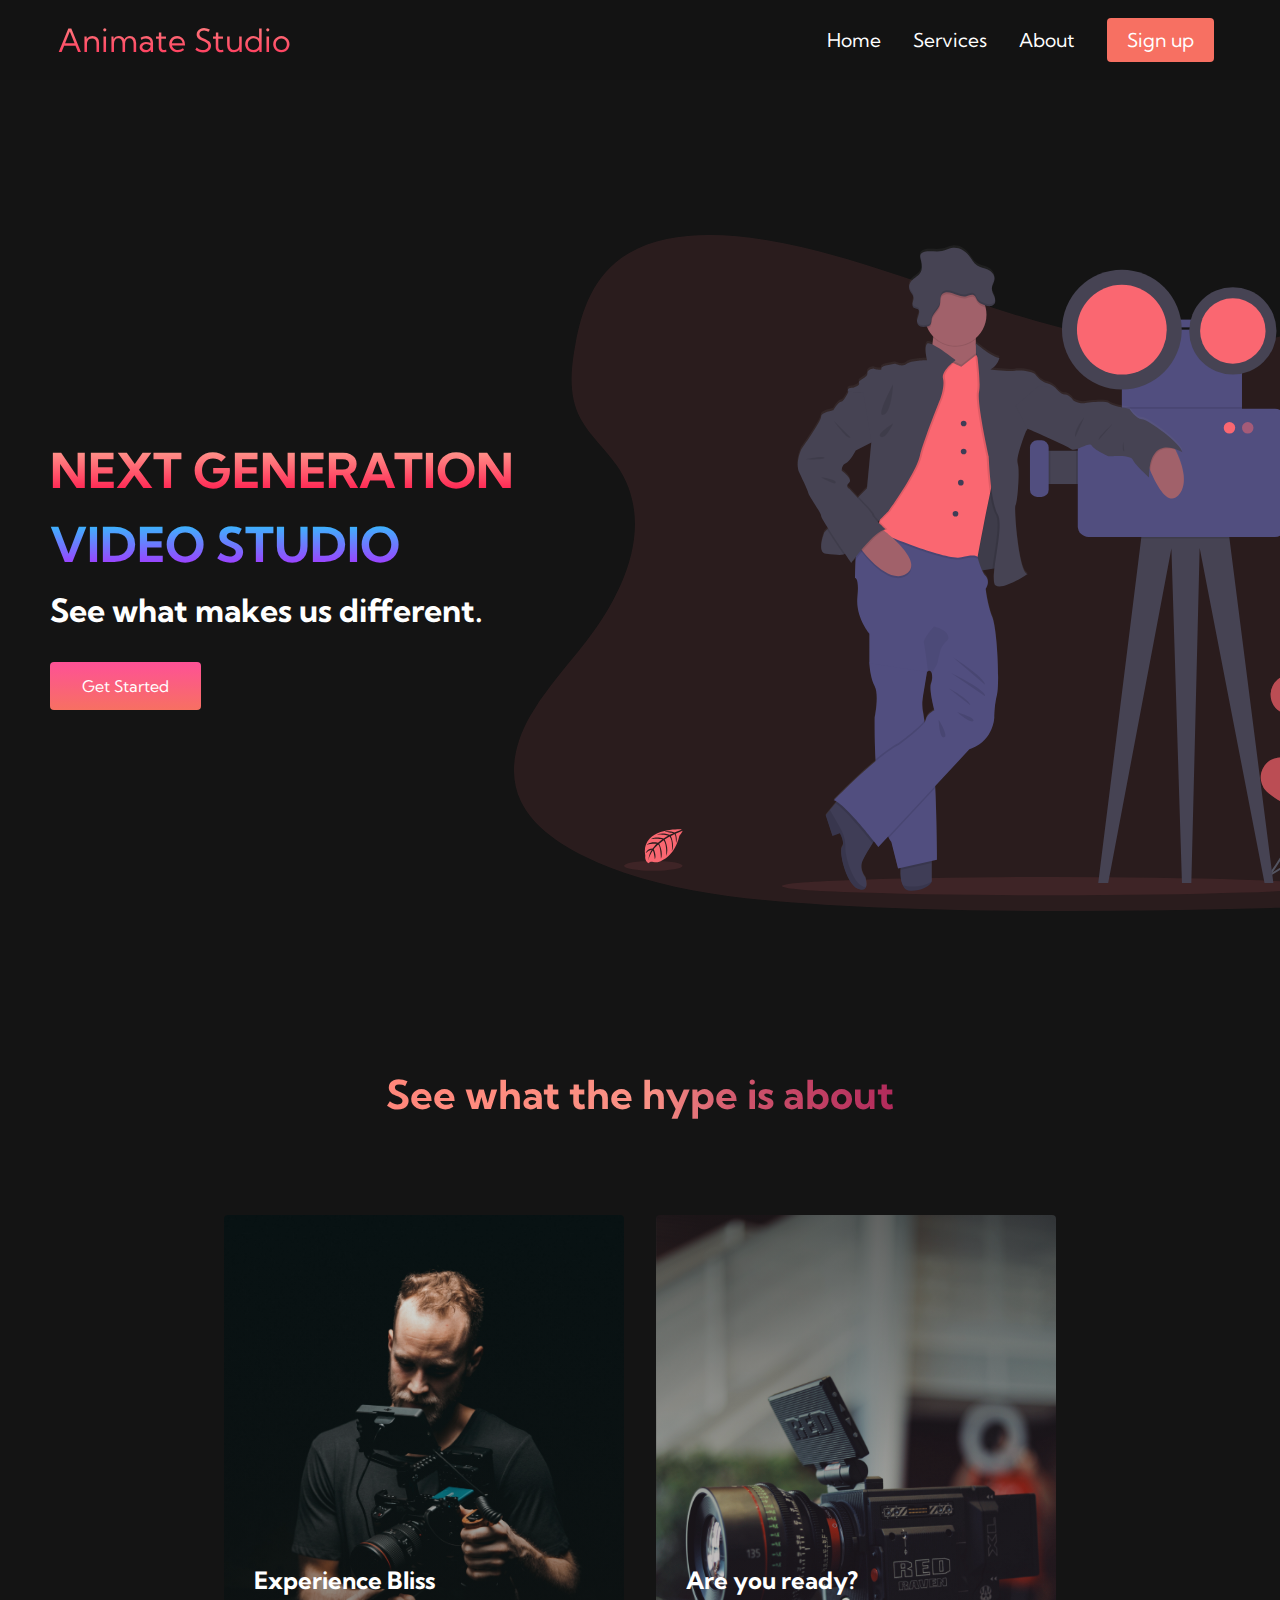
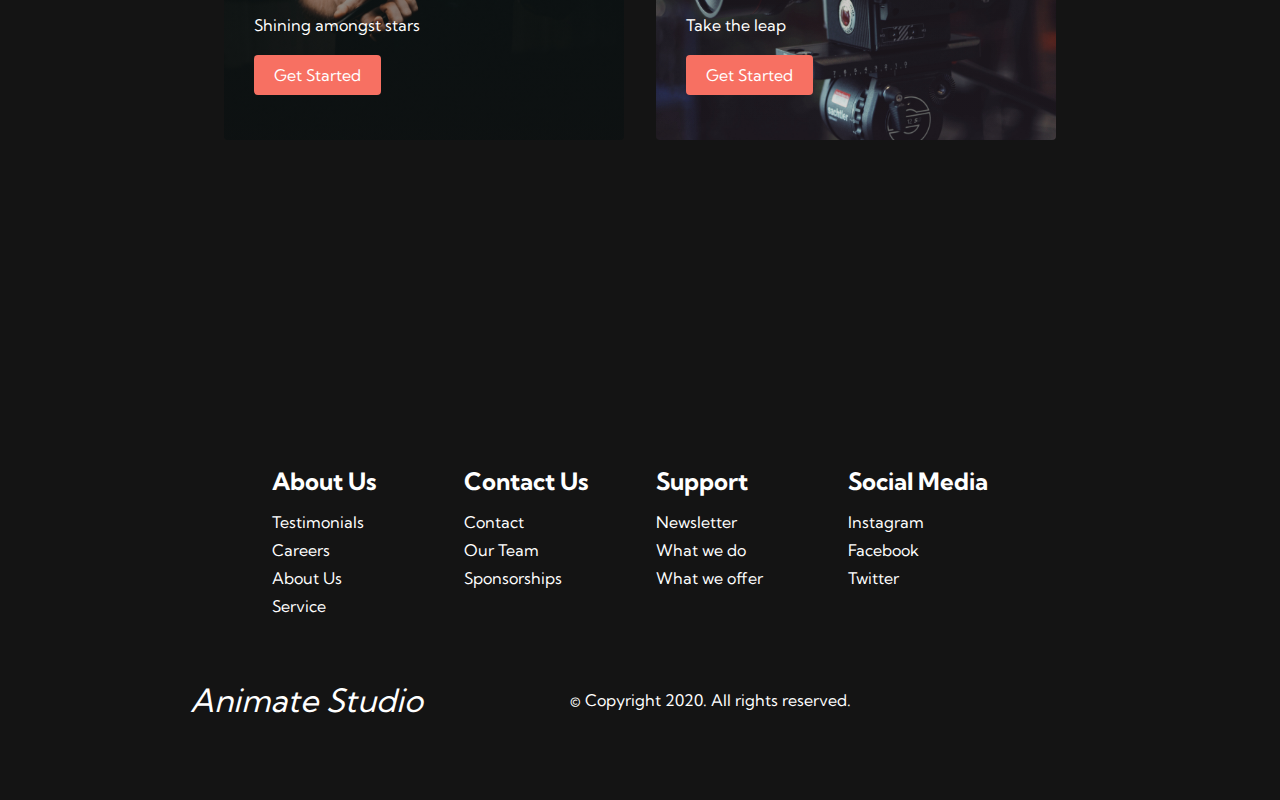
<file: index.html>
<!DOCTYPE html>
<html lang="en">
<head>
    <meta charset="UTF-8">
    <meta name="viewport" content="width=device-width, initial-scale=1.0">
    <link
      rel="stylesheet"
      href="https://use.fontawesome.com/releases/v5.15.1/css/all.css"
      integrity="sha384-vp86vTRFVJgpjF9jiIGPEEqYqlDwgyBgEF109VFjmqGmIY/Y4HV4d3Gp2irVfcrp"
      crossorigin="anonymous"
    />
    <link rel="stylesheet" href="./css/styles.css">

    <title>Animate Video | Studio</title>
</head>
<body>

    <!-- Navbar -->
    <nav class="navbar">
        <div class="navbar-container">
            <a href="/" id="navbar-logo"><i class="fas fa-gem"></i>Animate Studio</a>
            <div class="navbar-toggle" id="mobile-menu">
                <span class="bar"></span> <span class="bar"></span>
                <span class="bar"></span>
            </div>
            <ul class="navbar-menu">
                <li class="navbar-item">
                    <a href="/" class="navbar-links">Home</a>
                </li>
                <li class="navbar-item">
                    <a href="/services.html" class="navbar-links">Services</a>
                </li>
                <li class="navbar-item">
                    <a href="/about.html" class="navbar-links">About</a>
                </li>
                <li class="navbar-btn">
                    <a href="/signup.html" class="button">Sign up</a>
                </li>
            </ul>
        </div>
    </nav>

    <!-- Hero Section -->
    <div class="main">
        <div class="main-container">
            <div class="main-content">
                <h1>NEXT GENERATION</h1>
                <h2>VIDEO STUDIO</h2>
                <p>See what makes us different.</p>
                <button class="main-btn"><a href="/features.html">Get Started</a></button>
            </div>
            <div class="main-img-container">
                <img src="./images/video.svg" alt="video-img">
            </div>
        </div>
    </div>

    <!-- Services Section -->
    <div class="services">
        <h1>See what the hype is about</h1>
        <div class="services-container">
            <div class="services-card">
                <h2>Experience Bliss</h2>
                <p>Shining amongst stars</p>
                <button>Get Started</button>
            </div>
            <div class="services-card">
                <h2>Are you ready?</h2>
                <p>Take the leap</p>
                <button>Get Started</button>
            </div>
        </div>
    </div>

    <!-- Footer section -->
    <div class="footer-container">
        <div class="footer-links">
            <div class="footer-link-wrapper">
                <div class="footer-link-items">
                    <h2>About Us</h2>
                    <a href="/testimonial.html">Testimonials</a>
                    <a href="/docs.html">Careers</a>
                    <a href="/about.html">About Us</a>
                    <a href="/services.html">Service</a>
                </div>
                <div class="footer-link-items">
                    <h2>Contact Us</h2>
                    <a href="/contact.html">Contact</a>
                    <a href="/team.html">Our Team</a>
                    <a href="/coffee.html">Sponsorships</a>
                </div>
            </div>
            <div class="footer-link-wrapper">
                <div class="footer-link-items">
                    <h2>Support</h2>
                    <a href="/newsletter.html">Newsletter</a>
                    <a href="/whatwedo.html">What we do</a>
                    <a href="/offer.html">What we offer</a>
                </div>
                <div class="footer-link-items">
                    <h2>Social Media</h2>
                    <a href="https://www.instagram.com/animatestudios2/" target="_blank">Instagram</a>
                    <a href="https://www.facebook.com/animate.stu" target="_blank">Facebook</a>
                    <a href="https://twitter.com/studios_animate" target="_blank">Twitter</a>
                </div>
            </div>
        </div>
        <div class="social-media">
            <div class="social-media-wrap">
                <div class="footer-logo">
                    <a href="/" id="footer-logo"><i class="fas fa-gem">Animate Studio</i></a>
                </div>
                <p class="website-rights">&copy; Copyright 2020. All rights reserved.</p>
                <div class="social-icons">
                    <a href="https://www.facebook.com/animate.stu" class="social-icon-link" target="_blank">
                    <i class="fab fa-facebook"></i></a>
                    <a href="https://www.instagram.com/animatestudios2/" class="social-icon-link" target="_blank">
                    <i class="fab fa-instagram"></i></a>
                    <a href="https://twitter.com/studios_animate" class="social-icon-link" target="_blank">
                    <i class="fab fa-twitter"></i></a>
                </div>
            </div>
        </div>
    </div>
    <script src="app.js"></script>
</body>
</html>
</file>
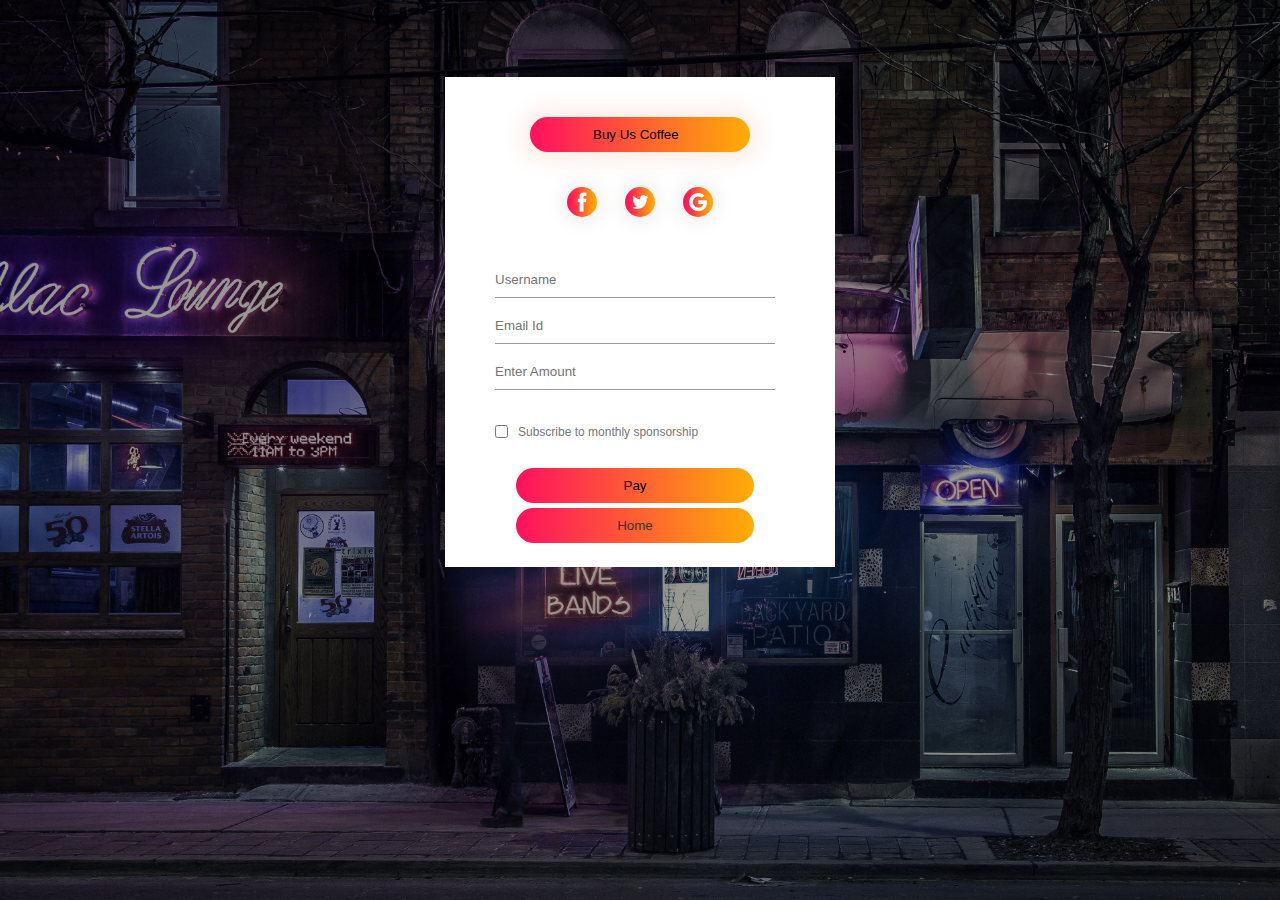
<file: coffee.html>
<!DOCTYPE html>
<html lang="en">
<head>
    <meta charset="UTF-8">
    <meta name="viewport" content="width=device-width, initial-scale=1.0">
    <link
      rel="stylesheet"
      href="https://use.fontawesome.com/releases/v5.15.1/css/all.css"
      integrity="sha384-vp86vTRFVJgpjF9jiIGPEEqYqlDwgyBgEF109VFjmqGmIY/Y4HV4d3Gp2irVfcrp"
      crossorigin="anonymous"
    />
    <link rel="stylesheet" href="./css/coffee.css">

    <title>Animate Video | Studio</title>
</head>
<body>
    <div class="showcase">
        <div class="form-box">
            <div class="button-box">
                <div id="btn"></div>
                <button type="button" class="toggle-btn">Buy Us Coffee</button>
            </div>
            <div class="social-icons">
                <img src="./images/fb.png" alt="facebook-icon">
                <img src="./images/tw.png" alt="twitter-icon">
                <img src="./images/gp.png" alt="google-icon">
            </div>
           
            <form id="register" class="input-group">
                <input type="text" class="input-field" placeholder="Username" required>
                <input type="email" class="input-field" placeholder="Email Id" required>
                <input type="number" class="input-field" placeholder="Enter Amount" required>
                <input type="checkbox" class="check-box"> <span>Subscribe to monthly sponsorship</span>
                <button type="submit" class="submit-btn">Pay</button>
                <button type="submit" class="home-btn"><a href="/">Home</a></button>
            </form>
        </div>
    </div>
  
</body>
</html>
</file>
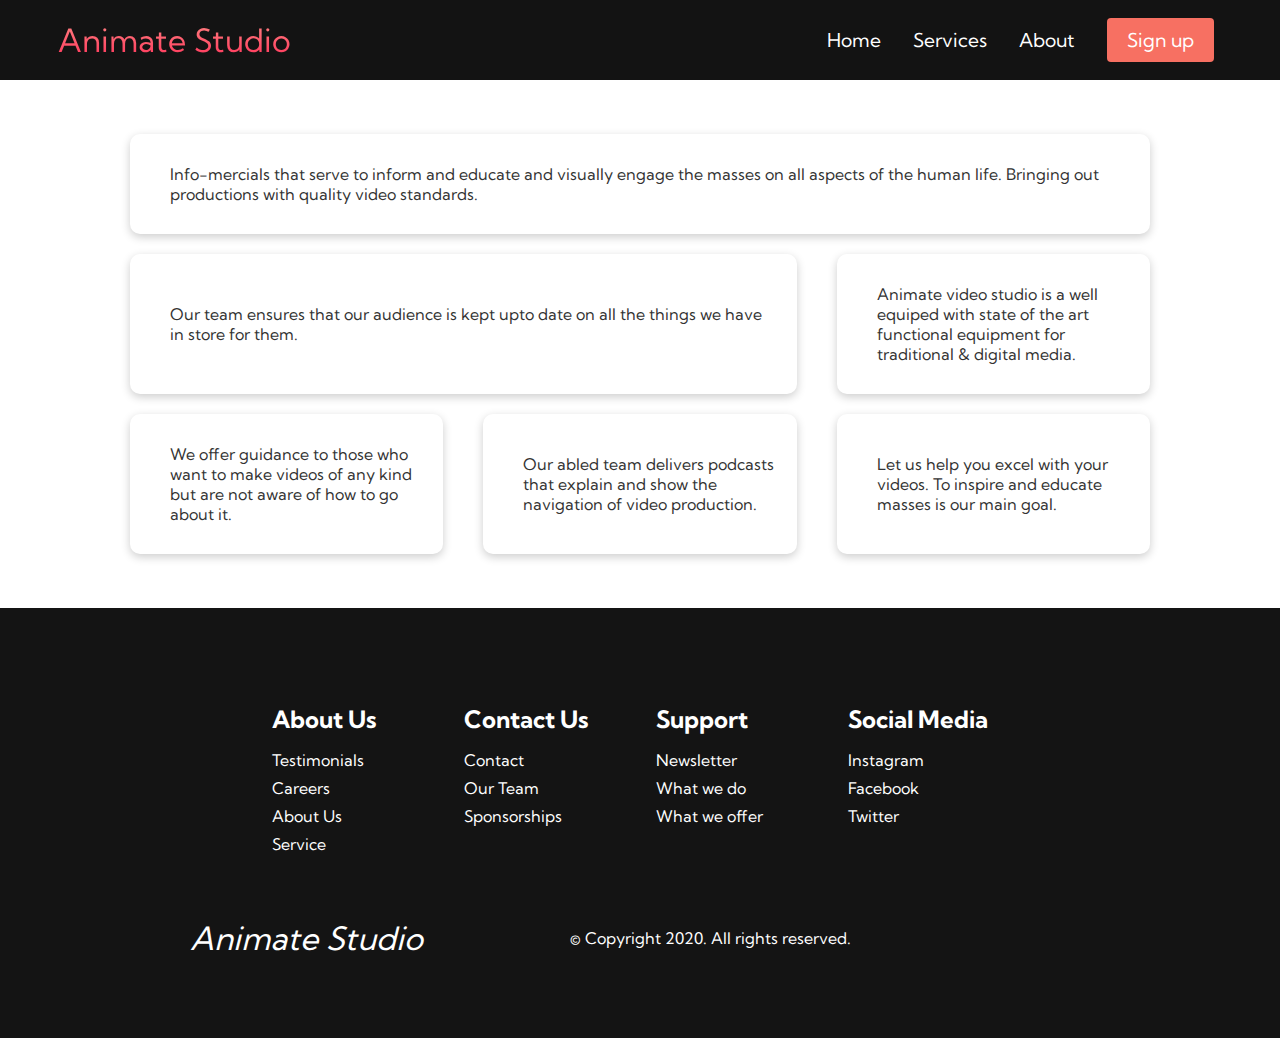
<file: docs.html>
<!DOCTYPE html>
<html lang="en">
<head>
    <meta charset="UTF-8">
    <meta name="viewport" content="width=device-width, initial-scale=1.0">
    <link
      rel="stylesheet"
      href="https://use.fontawesome.com/releases/v5.15.1/css/all.css"
      integrity="sha384-vp86vTRFVJgpjF9jiIGPEEqYqlDwgyBgEF109VFjmqGmIY/Y4HV4d3Gp2irVfcrp"
      crossorigin="anonymous"
    />
    <link rel="stylesheet" href="./css/styles.css">
    <link rel="stylesheet" href="./css/docs.css">

    <title>Animate Video | Studio</title>
</head>
<body>

    <!-- Navbar -->
    <nav class="navbar">
        <div class="navbar-container">
            <a href="/" id="navbar-logo"><i class="fas fa-gem"></i>Animate Studio</a>
            <div class="navbar-toggle" id="mobile-menu">
                <span class="bar"></span> <span class="bar"></span>
                <span class="bar"></span>
            </div>
            <ul class="navbar-menu">
                <li class="navbar-item">
                    <a href="/" class="navbar-links">Home</a>
                </li>
                <li class="navbar-item">
                    <a href="/services.html" class="navbar-links">Services</a>
                </li>
                <li class="navbar-item">
                    <a href="/about.html" class="navbar-links">About</a>
                </li>
                <li class="navbar-btn">
                    <a href="/signup.html" class="button">Sign up</a>
                </li>
            </ul>
        </div>
    </nav>

    <!-- Features main -->
    <section class="features-main my-2">
        <div class="container grid grid-3">
            <div class="card flex">
                <i class="fas fa-photo-video fa-3x"></i>
                <p>Info-mercials that serve to inform and educate and visually engage the masses on all aspects of the human life. Bringing out 
                    productions with quality video standards.
                </p>
            </div>
            <div class="card flex">
                <i class="fas fa-ticket-alt fa-3x"></i>
                <p>
                Our team ensures that our audience is kept upto date on all the things we have in store for them. 
                </p>
            </div>
            <div class="card flex">
                <i class="fas fa-video fa-3x"></i>
                <p>
                    Animate video studio is a well equiped with state of the art functional equipment for traditional & digital media.
                </p>
            </div>
            <div class="card flex">
                <i class="fas fa-file-video fa-3x"></i>
                <p>
                   We offer guidance to those who want to make videos of any kind but are not aware of how to go about it. 
                </p>
            </div>
            <div class="card flex">
                <i class="fas fa-microphone-alt fa-3x"></i>
                <p>
                   Our abled team delivers podcasts that explain and show the navigation of video production.
                </p>
            </div>
            <div class="card flex">
                <i class="fas fa-radiation-alt fa-3x"></i>
                <p>
                   Let us help you excel with your videos. To inspire and educate masses is our main goal.
                </p>
            </div>
        </div>
    </section>

 

  
    <!-- Footer section -->
    <div class="footer-container">
        <div class="footer-links">
            <div class="footer-link-wrapper">
                <div class="footer-link-items">
                    <h2>About Us</h2>
                    <a href="/testimonial.html">Testimonials</a>
                    <a href="/docs.html">Careers</a>
                    <a href="/about.html">About Us</a>
                    <a href="/services.html">Service</a>
                </div>
                <div class="footer-link-items">
                    <h2>Contact Us</h2>
                    <a href="/contact.html">Contact</a>
                    <a href="/team.html">Our Team</a>
                    <a href="/coffee.html">Sponsorships</a>
                </div>
            </div>
            <div class="footer-link-wrapper">
                <div class="footer-link-items">
                    <h2>Support</h2>
                    <a href="/newsletter.html">Newsletter</a>
                    <a href="/whatwedo.html">What we do</a>
                    <a href="/offer.html">What we offer</a>
                </div>
                <div class="footer-link-items">
                    <h2>Social Media</h2>
                    <a href="https://www.instagram.com/animatestudios2/">Instagram</a>
                    <a href="https://www.facebook.com/animate.stu">Facebook</a>
                    <a href="https://twitter.com/studios_animate">Twitter</a>
                </div>
            </div>
        </div>
        <div class="social-media">
            <div class="social-media-wrap">
                <div class="footer-logo">
                    <a href="/" id="footer-logo"><i class="fas fa-gem">Animate Studio</i></a>
                </div>
                <p class="website-rights">&copy; Copyright 2020. All rights reserved.</p>
                <div class="social-icons">
                    <a href="https://www.facebook.com/animate.stu" class="social-icon-link" target="_blank">
                    <i class="fab fa-facebook"></i></a>
                    <a href="https://www.instagram.com/animatestudios2/" class="social-icon-link" target="_blank">
                    <i class="fab fa-instagram"></i></a>
                    <a href="https://twitter.com/studios_animate" class="social-icon-link" target="_blank">
                    <i class="fab fa-twitter"></i></a>
                </div>
            </div>
        </div>
    </div>
    <script src="app.js"></script>
</body>
</html>
</file>
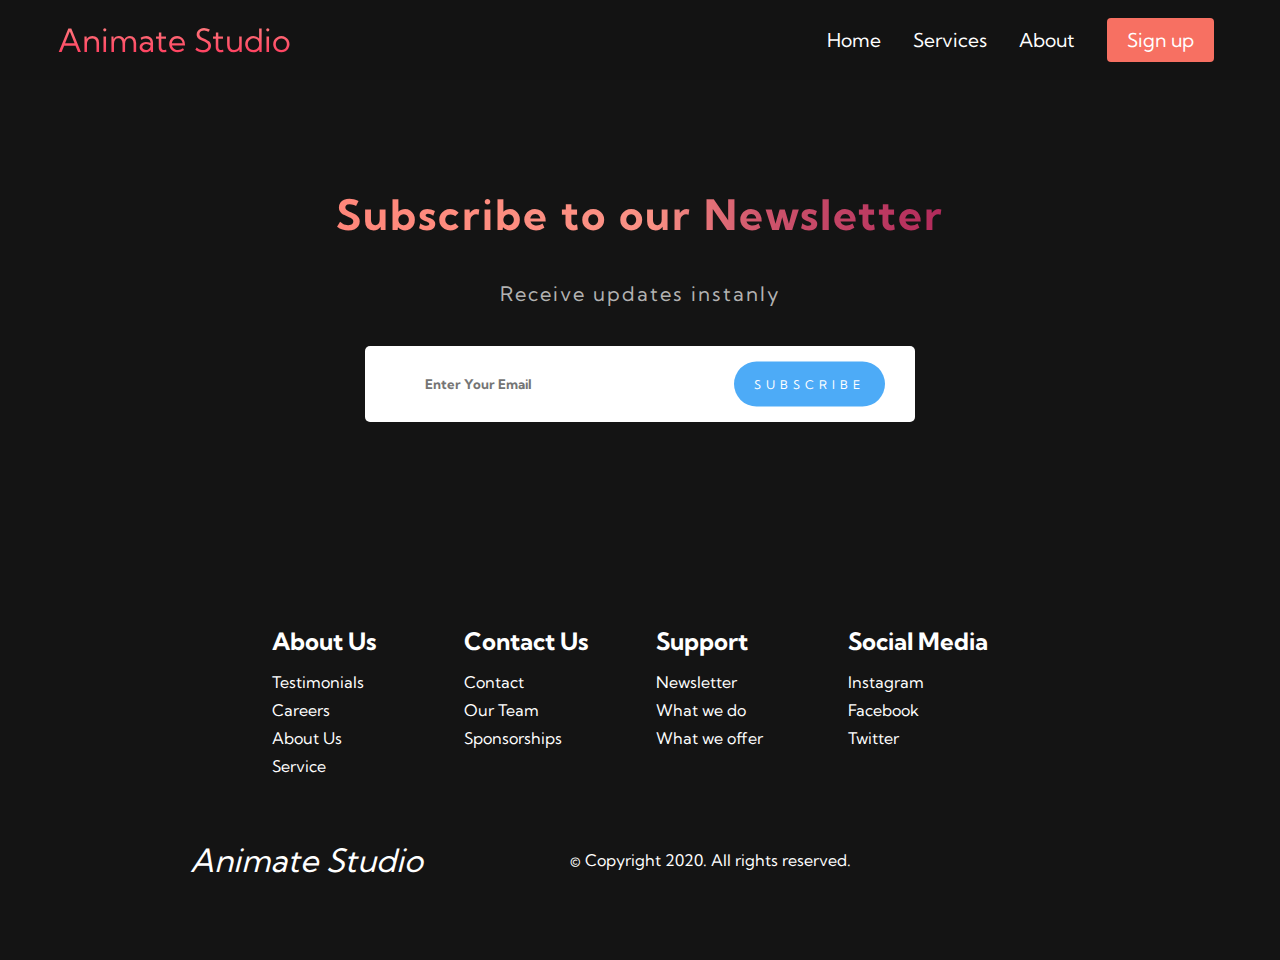
<file: newsletter.html>
<!DOCTYPE html>
<html lang="en">
<head>
    <meta charset="UTF-8">
    <meta name="viewport" content="width=device-width, initial-scale=1.0">
    <link
      rel="stylesheet"
      href="https://use.fontawesome.com/releases/v5.15.1/css/all.css"
      integrity="sha384-vp86vTRFVJgpjF9jiIGPEEqYqlDwgyBgEF109VFjmqGmIY/Y4HV4d3Gp2irVfcrp"
      crossorigin="anonymous"
    />
    <link rel="stylesheet" href="./css/styles.css">
    <link rel="stylesheet" href="./css/newsletter.css">

    <title>Animate Video | Studio</title>
</head>
<body>

    <!-- Navbar -->
    <nav class="navbar">
        <div class="navbar-container">
            <a href="/" id="navbar-logo"><i class="fas fa-gem"></i>Animate Studio</a>
            <div class="navbar-toggle" id="mobile-menu">
                <span class="bar"></span> <span class="bar"></span>
                <span class="bar"></span>
            </div>
            <ul class="navbar-menu">
                <li class="navbar-item">
                    <a href="/" class="navbar-links">Home</a>
                </li>
                <li class="navbar-item">
                    <a href="/services.html" class="navbar-links">Services</a>
                </li>
                <li class="navbar-item">
                    <a href="/about.html" class="navbar-links">About</a>
                </li>
                <li class="navbar-btn">
                    <a href="/signup.html" class="button">Sign up</a>
                </li>
            </ul>
        </div>
    </nav>

    <!-- Newsletter -->
   <div class="body">
    <div class="wrapper">
        <h1>Subscribe to our Newsletter</h1>
        <p>Receive updates instanly</p>
        <div class="newsletter">
            <input type="text" class="input" placeholder="Enter Your Email">
            <i class="fas fa-envelope"></i>
            <div class="btn">Subscribe</div>
        </div>
    </div>	
    </div>  

    

    <!-- Footer section -->
    <div class="footer-container">
        <div class="footer-links">
            <div class="footer-link-wrapper">
                <div class="footer-link-items">
                    <h2>About Us</h2>
                    <a href="/testimonial.html">Testimonials</a>
                    <a href="/docs.html">Careers</a>
                    <a href="/about.html">About Us</a>
                    <a href="/services.html">Service</a>
                </div>
                <div class="footer-link-items">
                    <h2>Contact Us</h2>
                    <a href="/contact.html">Contact</a>
                    <a href="/team.html">Our Team</a>
                    <a href="/coffee.html">Sponsorships</a>
                </div>
            </div>
            <div class="footer-link-wrapper">
                <div class="footer-link-items">
                    <h2>Support</h2>
                    <a href="/newsletter.html">Newsletter</a>
                    <a href="/whatwedo.html">What we do</a>
                    <a href="/offer.html">What we offer</a>
                </div>
                <div class="footer-link-items">
                    <h2>Social Media</h2>
                    <a href="https://www.instagram.com/animatestudios2/">Instagram</a>
                    <a href="https://www.facebook.com/animate.stu">Facebook</a>
                    <a href="https://twitter.com/studios_animate">Twitter</a>
                </div>
            </div>
        </div>
        <div class="social-media">
            <div class="social-media-wrap">
                <div class="footer-logo">
                    <a href="/" id="footer-logo"><i class="fas fa-gem">Animate Studio</i></a>
                </div>
                <p class="website-rights">&copy; Copyright 2020. All rights reserved.</p>
                <div class="social-icons">
                    <a href="https://www.facebook.com/animate.stu" class="social-icon-link" target="_blank">
                    <i class="fab fa-facebook"></i></a>
                    <a href="https://www.instagram.com/animatestudios2/" class="social-icon-link" target="_blank">
                    <i class="fab fa-instagram"></i></a>
                    <a href="https://twitter.com/studios_animate" class="social-icon-link" target="_blank">
                    <i class="fab fa-twitter"></i></a>
                </div>
            </div>
        </div>
    </div>
    <script src="app.js"></script>
</body>
</html>
</file>
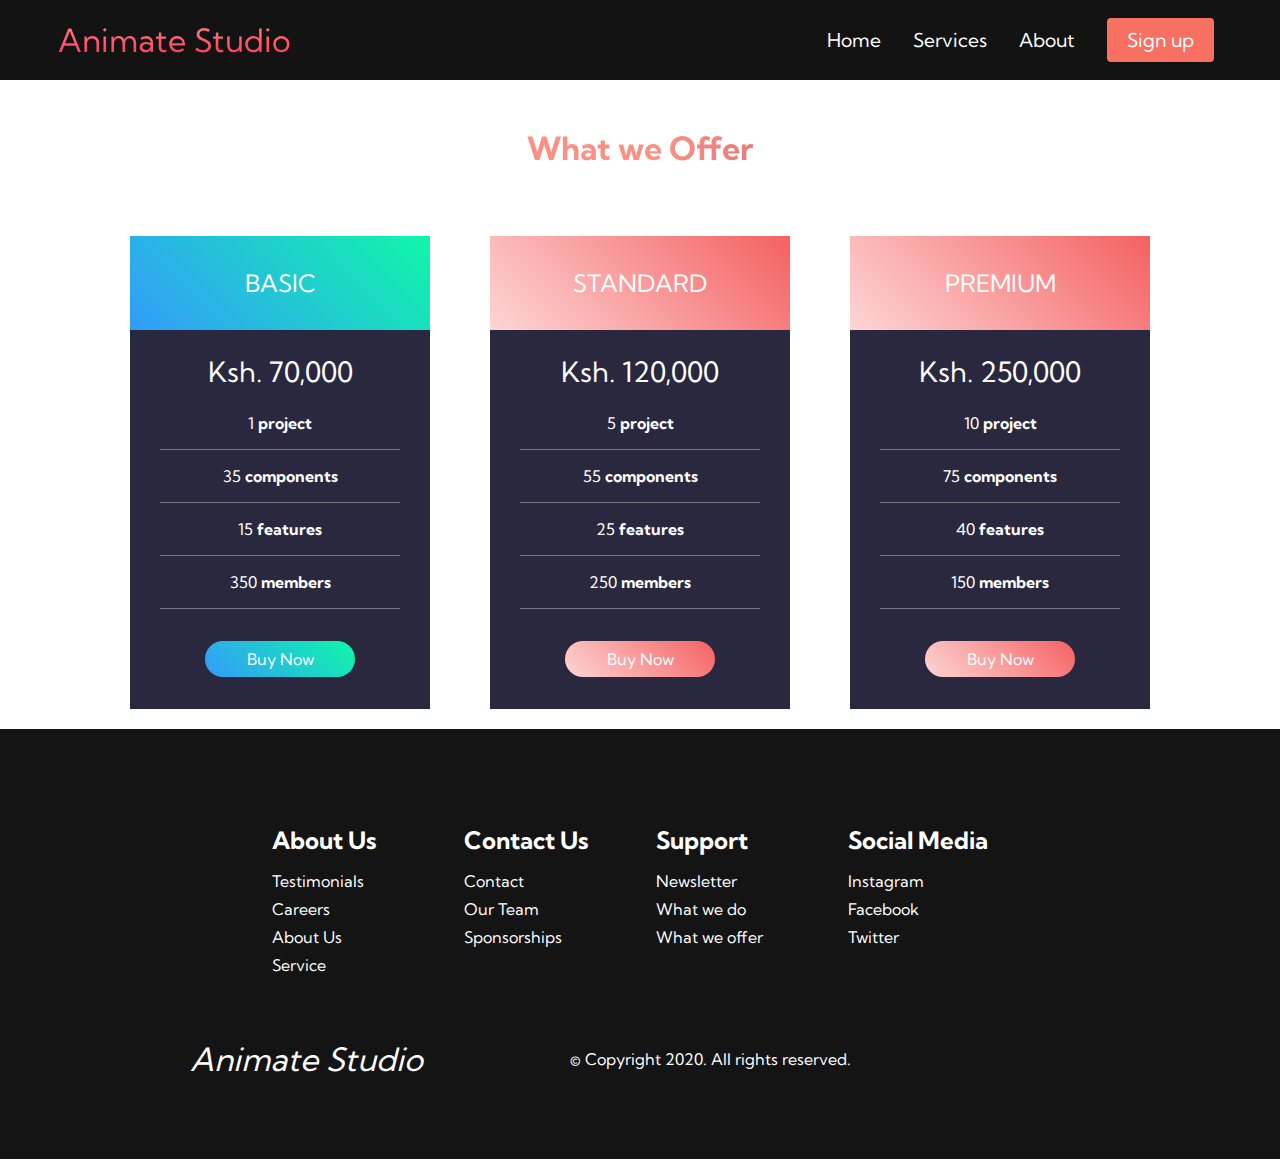
<file: offer.html>
<!DOCTYPE html>
<html lang="en">
<head>
    <meta charset="UTF-8">
    <meta name="viewport" content="width=device-width, initial-scale=1.0">
    <link
      rel="stylesheet"
      href="https://use.fontawesome.com/releases/v5.15.1/css/all.css"
      integrity="sha384-vp86vTRFVJgpjF9jiIGPEEqYqlDwgyBgEF109VFjmqGmIY/Y4HV4d3Gp2irVfcrp"
      crossorigin="anonymous"
    />
    <link rel="stylesheet" href="./css/styles.css">
    <link rel="stylesheet" href="./css/offer.css">
    <title>Animate Video | Studio</title>
</head>
<body>

    <!-- Navbar -->
    <nav class="navbar">
        <div class="navbar-container">
            <a href="/" id="navbar-logo"><i class="fas fa-gem"></i>Animate Studio</a>
            <div class="navbar-toggle" id="mobile-menu">
                <span class="bar"></span> <span class="bar"></span>
                <span class="bar"></span>
            </div>
            <ul class="navbar-menu">
                <li class="navbar-item">
                    <a href="/" class="navbar-links">Home</a>
                </li>
                <li class="navbar-item">
                    <a href="/services.html" class="navbar-links">Services</a>
                </li>
                <li class="navbar-item">
                    <a href="/about.html" class="navbar-links">About</a>
                </li>
                <li class="navbar-btn">
                    <a href="/signup.html" class="button">Sign up</a>
                </li>
            </ul>
        </div>
    </nav>

    <!-- Offer section -->
    <h1>What we Offer</h1>
    <div class="offers">
      <div class="offer">
          <li class="title bg1">Basic</li>
          <li class="price">Ksh. 70,000</li>
          <li class="desc">1 <b>project</b></li><hr>
          <li class="desc">35 <b>components</b></li><hr>
          <li class="desc">15 <b>features</b></li><hr>
          <li class="desc">350 <b>members</b></li><hr>
          <li class="buy bg1">Buy Now</li>
      </div>
      <div class="offer">
          <li class="title bg2">Standard</li>
          <li class="price">Ksh. 120,000</li>
          <li class="desc">5 <b>project</b></li><hr>
          <li class="desc">55 <b>components</b></li><hr>
          <li class="desc">25 <b>features</b></li><hr>
          <li class="desc">250 <b>members</b></li><hr>
          <li class="buy bg2">Buy Now</li>
      </div>
      <div class="offer">
          <li class="title bg2">Premium</li>
          <li class="price">Ksh. 250,000</li>
          <li class="desc">10 <b>project</b></li><hr>
          <li class="desc">75 <b>components</b></li><hr>
          <li class="desc">40 <b>features</b></li><hr>
          <li class="desc">150 <b>members</b></li><hr>
          <li class="buy bg2">Buy Now</li>
      </div>
    </div>

    <!-- Footer section -->
    <div class="footer-container">
        <div class="footer-links">
            <div class="footer-link-wrapper">
                <div class="footer-link-items">
                    <h2>About Us</h2>
                    <a href="/testimonial.html">Testimonials</a>
                    <a href="/docs.html">Careers</a>
                    <a href="/about.html">About Us</a>
                    <a href="/services.html">Service</a>
                </div>
                <div class="footer-link-items">
                    <h2>Contact Us</h2>
                    <a href="/contact.html">Contact</a>
                    <a href="/team.html">Our Team</a>
                    <a href="/coffee.html">Sponsorships</a>
                </div>
            </div>
            <div class="footer-link-wrapper">
                <div class="footer-link-items">
                    <h2>Support</h2>
                    <a href="/newsletter.html">Newsletter</a>
                    <a href="/whatwedo.html">What we do</a>
                    <a href="/offer.html">What we offer</a>
                </div>
                <div class="footer-link-items">
                    <h2>Social Media</h2>
                    <a href="https://www.instagram.com/animatestudios2/">Instagram</a>
                    <a href="https://www.facebook.com/animate.stu">Facebook</a>
                    <a href="https://twitter.com/studios_animate">Twitter</a>
                </div>
            </div>
        </div>
        <div class="social-media">
            <div class="social-media-wrap">
                <div class="footer-logo">
                    <a href="/" id="footer-logo"><i class="fas fa-gem">Animate Studio</i></a>
                </div>
                <p class="website-rights">&copy; Copyright 2020. All rights reserved.</p>
                <div class="social-icons">
                    <a href="https://www.facebook.com/animate.stu" class="social-icon-link" target="_blank">
                    <i class="fab fa-facebook"></i></a>
                    <a href="https://www.instagram.com/animatestudios2/" class="social-icon-link" target="_blank">
                    <i class="fab fa-instagram"></i></a>
                    <a href="https://twitter.com/studios_animate" class="social-icon-link" target="_blank">
                    <i class="fab fa-twitter"></i></a>
                </div>
            </div>
        </div>
    </div>
    <script src="app.js"></script>
</body>
</html>
</file>
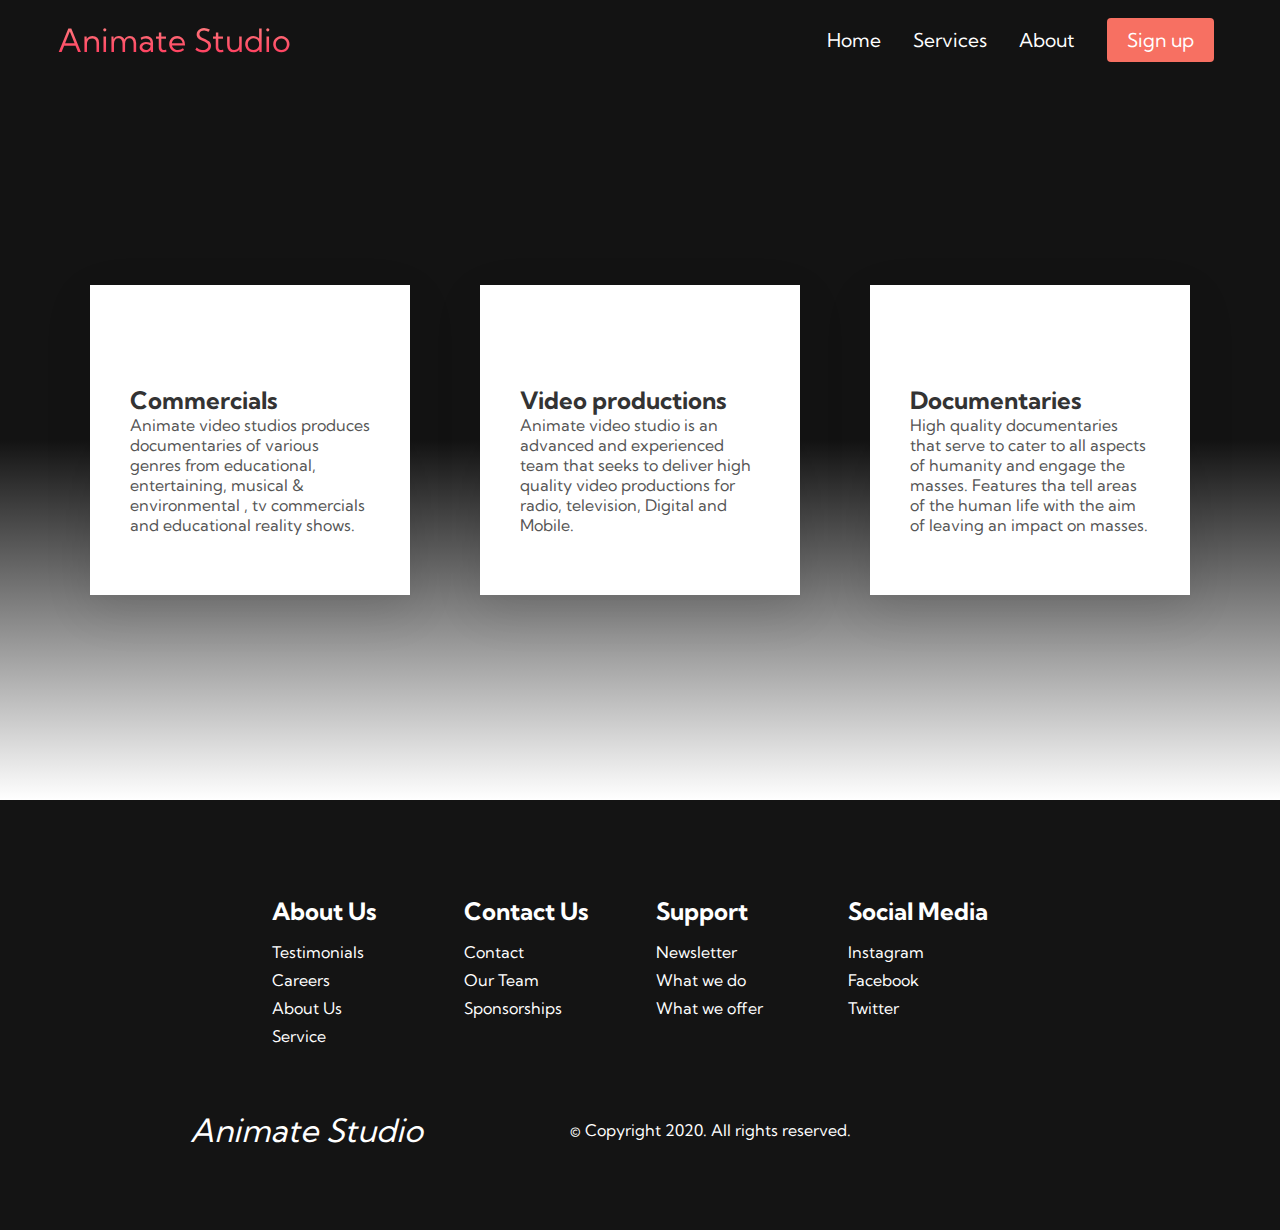
<file: services.html>
<!DOCTYPE html>
<html lang="en">
<head>
    <meta charset="UTF-8">
    <meta name="viewport" content="width=device-width, initial-scale=1.0">
    <link
      rel="stylesheet"
      href="https://use.fontawesome.com/releases/v5.15.1/css/all.css"
      integrity="sha384-vp86vTRFVJgpjF9jiIGPEEqYqlDwgyBgEF109VFjmqGmIY/Y4HV4d3Gp2irVfcrp"
      crossorigin="anonymous"
    />
    <link rel="stylesheet" href="./css/styles.css">
    <link rel="stylesheet" href="./css/services.css">
    <title>Animate Video | Studio</title>
</head>
<body>

    <!-- Navbar -->
    <nav class="navbar">
        <div class="navbar-container">
            <a href="/" id="navbar-logo"><i class="fas fa-gem"></i>Animate Studio</a>
            <div class="navbar-toggle" id="mobile-menu">
                <span class="bar"></span> <span class="bar"></span>
                <span class="bar"></span>
            </div>
            <ul class="navbar-menu">
                <li class="navbar-item">
                    <a href="/" class="navbar-links">Home</a>
                </li>
                <li class="navbar-item">
                    <a href="/services.html" class="navbar-links">Services</a>
                </li>
                <li class="navbar-item">
                    <a href="/about.html" class="navbar-links">About</a>
                </li>
                <li class="navbar-btn">
                    <a href="/signup.html" class="button">Sign up</a>
                </li>
            </ul>
        </div>
    </nav>

    <!-- Services section -->
    <div class="body">
    <div class="container">
        <div class="box">
            <h2>01</h2>
            <h3>Commercials</h3>
            <p>Animate video studios produces documentaries of various genres from educational, entertaining, musical & environmental
                , tv commercials and educational reality shows.
            </p>
        </div>
        <div class="box">
            <h2>02</h2>
            <h3>Video productions</h3>
            <p>Animate video studio is an advanced and experienced team that seeks to deliver high quality video productions for radio,
                television, Digital and Mobile.
            </p>
        </div>
        <div class="box">
            <h2>03</h2>
            <h3>Documentaries</h3>
            <p>High quality documentaries that serve to cater to all aspects of humanity and engage the masses. Features tha tell areas of the human life
                 with the aim of leaving an impact on masses.

            </p>
        </div>
    </div>
    </div>


    <!-- Footer section -->
    <div class="footer-container">
        <div class="footer-links">
            <div class="footer-link-wrapper">
                <div class="footer-link-items">
                    <h2>About Us</h2>
                    <a href="/testimonial.html">Testimonials</a>
                    <a href="/docs.html">Careers</a>
                    <a href="/about.html">About Us</a>
                    <a href="/services.html">Service</a>
                </div>
                <div class="footer-link-items">
                    <h2>Contact Us</h2>
                    <a href="/contact.html">Contact</a>
                    <a href="/team.html">Our Team</a>
                    <a href="/coffee.html">Sponsorships</a>
                </div>
            </div>
            <div class="footer-link-wrapper">
                <div class="footer-link-items">
                    <h2>Support</h2>
                    <a href="/newsletter.html">Newsletter</a>
                    <a href="/whatwedo.html">What we do</a>
                    <a href="/offer.html">What we offer</a>
                </div>
                <div class="footer-link-items">
                    <h2>Social Media</h2>
                    <a href="https://www.instagram.com/animatestudios2/">Instagram</a>
                    <a href="https://www.facebook.com/animate.stu">Facebook</a>
                    <a href="https://twitter.com/studios_animate">Twitter</a>
                </div>
            </div>
        </div>
        <div class="social-media">
            <div class="social-media-wrap">
                <div class="footer-logo">
                    <a href="/" id="footer-logo"><i class="fas fa-gem">Animate Studio</i></a>
                </div>
                <p class="website-rights">&copy; Copyright 2020. All rights reserved.</p>
                <div class="social-icons">
                    <a href="https://www.facebook.com/animate.stu" class="social-icon-link" target="_blank">
                    <i class="fab fa-facebook"></i></a>
                    <a href="https://www.instagram.com/animatestudios2/" class="social-icon-link" target="_blank">
                    <i class="fab fa-instagram"></i></a>
                    <a href="https://twitter.com/studios_animate" class="social-icon-link" target="_blank">
                    <i class="fab fa-twitter"></i></a>
                </div>
            </div>
        </div>
    </div>
    <script src="app.js"></script>
</body>
</html>
</file>
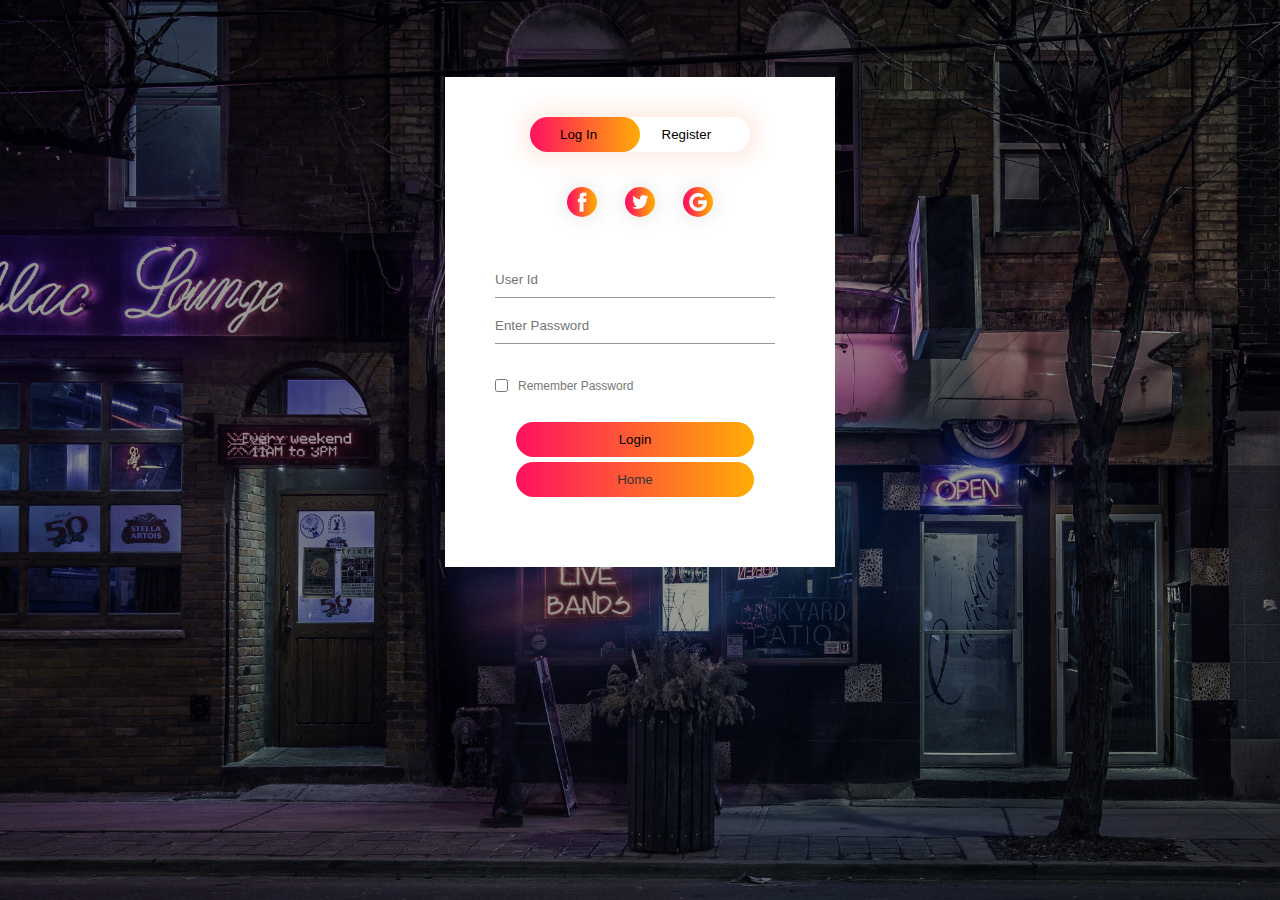
<file: signup.html>
<!DOCTYPE html>
<html lang="en">
<head>
    <meta charset="UTF-8">
    <meta name="viewport" content="width=device-width, initial-scale=1.0">
    <link
      rel="stylesheet"
      href="https://use.fontawesome.com/releases/v5.15.1/css/all.css"
      integrity="sha384-vp86vTRFVJgpjF9jiIGPEEqYqlDwgyBgEF109VFjmqGmIY/Y4HV4d3Gp2irVfcrp"
      crossorigin="anonymous"
    />
    <link rel="stylesheet" href="./css/signup.css">

    <title>Animate Video | Studio</title>
</head>
<body>
    <div class="showcase">
        <div class="form-box">
            <div class="button-box">
                <div id="btn"></div>
                <button type="button" onclick="login()" class="toggle-btn">Log In</button>
                <button type="button" onclick="register()" class="toggle-btn">Register</button>
            </div>
            <div class="social-icons">
                <img src="./images/fb.png" alt="facebook-icon">
                <img src="./images/tw.png" alt="twitter-icon">
                <img src="./images/gp.png" alt="google-icon">
            </div>
            <form id="login" class="input-group" name="contact" netlify-honeypot="bot-field" method="POST" data-netlify="true">
                <input type="hidden" name="form-name" value="contact">
                <p class="hidden">
                    <label>Don’t fill this out if you're human: <input name="bot-field" /></label>
                  </p>
                <input type="text" class="input-field" placeholder="User Id" required>
                <input type="text" class="input-field" placeholder="Enter Password" required>
                <input type="checkbox" class="check-box"> <span>Remember Password</span>
                <button type="submit" class="submit-btn">Login</button>
                <button type="submit" class="home-btn"><a href="/">Home</a></button>
            </form>
            <form id="register" class="input-group" name="contact" netlify-honeypot="bot-field" method="POST" data-netlify="true">
                <input type="hidden" name="form-name" value="contact">
                <p class="hidden">
                    <label>Don’t fill this out if you're human: <input name="bot-field" /></label>
                  </p>
                <input type="text" class="input-field" placeholder="User Id" required>
                <input type="email" class="input-field" placeholder="Email Id" required>
                <input type="text" class="input-field" placeholder="Enter Password" required>
                <input type="checkbox" class="check-box"> <span>I agree to terms & conditions</span>
                <button type="submit" class="submit-btn">Register</button>
                <button type="submit" class="home-btn"><a href="/">Home</a></button>
            </form>
        </div>
    </div>
    <script>
        let x = document.getElementById("login")
        let y = document.getElementById("register")
        let z = document.getElementById("btn")

        function register(){
            x.style.left = "-400px"
            y.style.left = "50px"
            z.style.left = "110px"
        }
        function login(){
            x.style.left = "50px"
            y.style.left = "450px"
            z.style.left = "0"
        }
    </script>
</body>
</html>
</file>
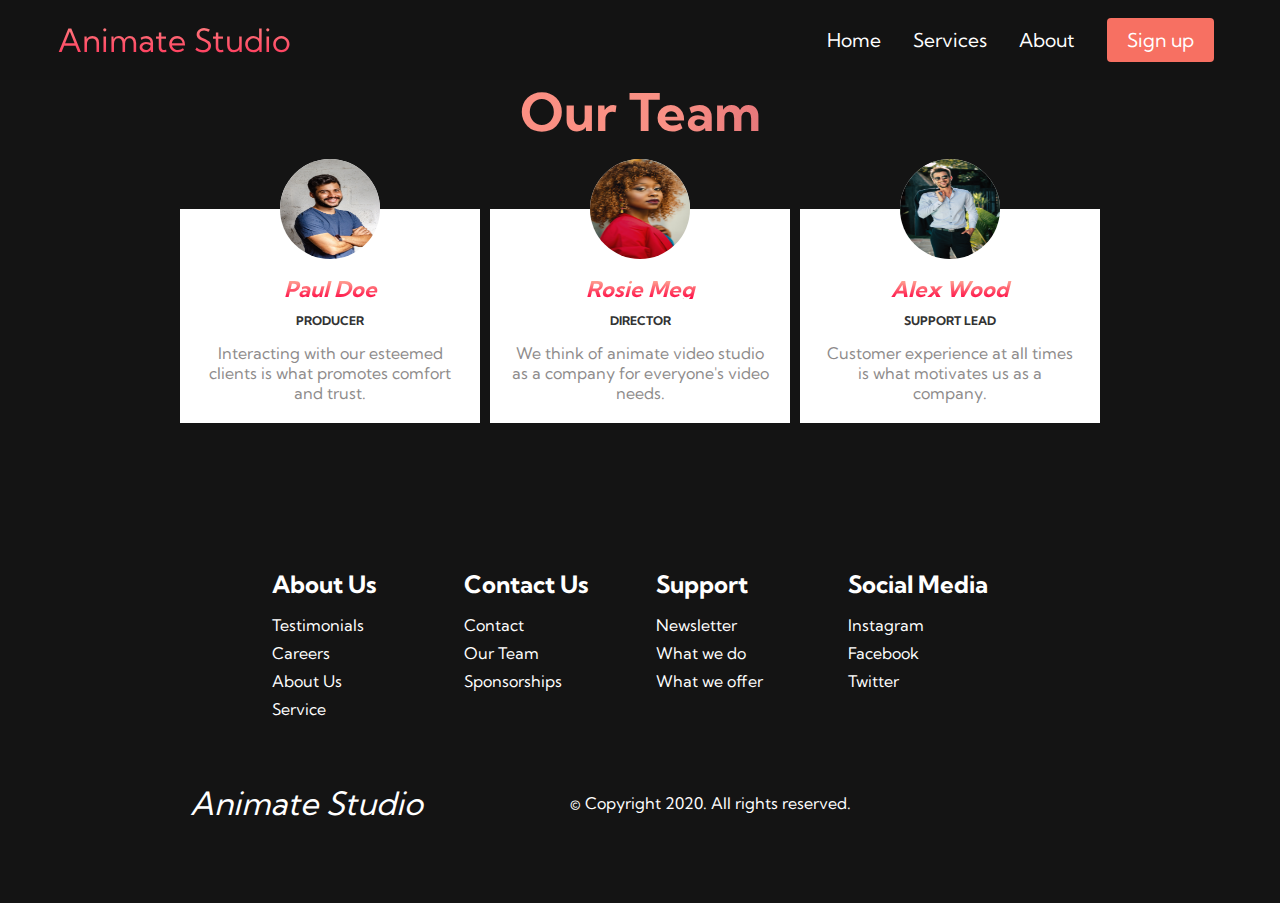
<file: team.html>
<!DOCTYPE html>
<html lang="en">
<head>
    <meta charset="UTF-8">
    <meta name="viewport" content="width=device-width, initial-scale=1.0">
    <link
      rel="stylesheet"
      href="https://use.fontawesome.com/releases/v5.15.1/css/all.css"
      integrity="sha384-vp86vTRFVJgpjF9jiIGPEEqYqlDwgyBgEF109VFjmqGmIY/Y4HV4d3Gp2irVfcrp"
      crossorigin="anonymous"
    />
    <link rel="stylesheet" href="./css/styles.css">
    <title>Animate Video | Studio</title>
</head>
<body>

    <!-- Navbar -->
    <nav class="navbar">
        <div class="navbar-container">
            <a href="/" id="navbar-logo"><i class="fas fa-gem"></i>Animate Studio</a>
            <div class="navbar-toggle" id="mobile-menu">
                <span class="bar"></span> <span class="bar"></span>
                <span class="bar"></span>
            </div>
            <ul class="navbar-menu">
                <li class="navbar-item">
                    <a href="/" class="navbar-links">Home</a>
                </li>
                <li class="navbar-item">
                    <a href="/services.html" class="navbar-links">Services</a>
                </li>
                <li class="navbar-item">
                    <a href="/about.html" class="navbar-links">About</a>
                </li>
                <li class="navbar-btn">
                    <a href="/about.html" class="button">Sign up</a>
                </li>
            </ul>
        </div>
    </nav>

    <!-- Our Team section -->
    <div class="wrapper">
        <h1>Our Team</h1>
        <div class="team">
          <div class="team_member">
            <div class="team_img">
              <img src="./images/p1.jpg" alt="Team_image">
            </div>
            <h3>Paul Doe</h3>
            <p class="role">Producer</p>
            <p>Interacting with our esteemed clients is what promotes comfort and trust.</p>
          </div>
          <div class="team_member">
            <div class="team_img">
              <img src="./images/african-girl.jpg" alt="Team_image">
            </div>
            <h3>Rosie Meg</h3>
            <p class="role">Director</p>
            <p>We think of animate video studio as a company for everyone's video needs.</p></div>
          <div class="team_member">
            <div class="team_img">
              <img src="./images/p3.jpg" alt="Team_image">
            </div>
            <h3>Alex Wood</h3>
            <p class="role">Support Lead</p>
            <p>Customer experience at all times is what motivates us as a company.</p>
          </div>
        </div>
      </div>	

    

    
    <!-- Footer section -->
    <div class="footer-container">
        <div class="footer-links">
            <div class="footer-link-wrapper">
                <div class="footer-link-items">
                    <h2>About Us</h2>
                    <a href="/testimonial.html">Testimonials</a>
                    <a href="/docs.html">Careers</a>
                    <a href="/about.html">About Us</a>
                    <a href="/services.html">Service</a>
                </div>
                <div class="footer-link-items">
                    <h2>Contact Us</h2>
                    <a href="/contact.html">Contact</a>
                    <a href="/team.html">Our Team</a>
                    <a href="/coffee.html">Sponsorships</a>
                </div>
            </div>
            <div class="footer-link-wrapper">
                <div class="footer-link-items">
                    <h2>Support</h2>
                    <a href="/newsletter.html">Newsletter</a>
                    <a href="/whatwedo.html">What we do</a>
                    <a href="/offer.html">What we offer</a>
                </div>
                <div class="footer-link-items">
                    <h2>Social Media</h2>
                    <a href="https://www.instagram.com/animatestudios2/">Instagram</a>
                    <a href="https://www.facebook.com/animate.stu">Facebook</a>
                    <a href="https://twitter.com/studios_animate">Twitter</a>
                </div>
            </div>
        </div>
        <div class="social-media">
            <div class="social-media-wrap">
                <div class="footer-logo">
                    <a href="/" id="footer-logo"><i class="fas fa-gem">Animate Studio</i></a>
                </div>
                <p class="website-rights">&copy; Copyright 2020. All rights reserved.</p>
                <div class="social-icons">
                    <a href="https://www.facebook.com/animate.stu" class="social-icon-link" target="_blank">
                    <i class="fab fa-facebook"></i></a>
                    <a href="https://www.instagram.com/animatestudios2/" class="social-icon-link" target="_blank">
                    <i class="fab fa-instagram"></i></a>
                    <a href="https://twitter.com/studios_animate" class="social-icon-link" target="_blank">
                    <i class="fab fa-twitter"></i></a>
                </div>
            </div>
        </div>
    </div>
    <script src="app.js"></script>
</body>
</html>
</file>
<file: css/styles.css>
@import url("https://fonts.googleapis.com/css2?family=Kumbh+Sans:wght@400;700&display=swap");
* {
  box-sizing: border-box;
  margin: 0;
  padding: 0;
  font-family: "Kumbh Sans", sans-serif;
}
.navbar {
  background: #131313;
  height: 80px;
  display: flex;
  justify-content: center;
  align-items: center;
  font-size: 1.2rem;
  position: sticky;
  top: 0;
  z-index: 999;
}
.navbar-container {
  display: flex;
  justify-content: space-between;
  height: 80px;
  z-index: 1;
  width: 100%;
  max-width: 1300px;
  margin: 0 auto;
  padding: 0 50px;
}
#navbar-logo {
  background-color: #ff8177;
  background-image: linear-gradient(to top, #ff0844 0%, #ffb199 100%);
  background-size: 100%;
  -webkit-background-clip: text;
  -moz-background-clip: text;
  -webkit-text-fill-color: transparent;
  -moz-text-fill-color: transparent;
  display: flex;
  align-items: center;
  cursor: pointer;
  text-decoration: none;
  font-size: 2rem;
}
.fa-gem {
  margin-right: 0.5rem;
}
.navbar-menu {
  display: flex;
  align-items: center;
  list-style: none;
  text-align: center;
}
.navbar-item {
  height: 80px;
}
.navbar-links {
  color: #fff;
  display: flex;
  align-items: center;
  justify-content: center;
  text-decoration: none;
  padding: 0 1rem;
  height: 100%;
}
.navbar-btn {
  display: flex;
  justify-content: center;
  align-items: center;
  padding: 0 1rem;
  width: 100%;
}
.button {
  display: flex;
  justify-content: center;
  align-items: center;
  text-decoration: none;
  padding: 10px 20px;
  height: 100%;
  width: 100%;
  border: none;
  outline: none;
  border-radius: 4px;
  background: #f77062;
  color: #fff;
}
.button:hover {
  background: #4837ff;
  transition-timing-function: all 0.3s ease;
}
.navbar-links:hover {
  color: #f77062;
  transition: all 0.3s ease;
}
@media screen and (max-width: 960px) {
  .navbar-container {
    display: flex;
    justify-content: space-between;
    height: 80px;
    z-index: 1;
    width: 100%;
    max-width: 1300px;
    padding: 0;
  }
  .navbar-menu {
    display: grid;
    grid-template-columns: auto;
    margin: 0;
    width: 100%;
    position: absolute;
    top: -1000px;
    opacity: 0;
    transition: all 0.5s ease;
    height: 60vh;
    z-index: -1;
    background: #131313;
  }
  .navbar-menu.active {
    background: #131313;
    top: 100%;
    opacity: 1;
    transition: all 0.3 ease;
    z-index: 99;
    height: 50vh;
    font-size: 1.6rem;
  }
  #navbar-logo {
    padding-left: 25px;
  }
  .navbar-toggle .bar {
    width: 25px;
    height: 3px;
    margin: 5px auto;
    transition: all 0.3s ease-in-out;
    background: #fff;
  }
  .navbar-item {
    width: 100%;
    height: 20px;
  }
  .navbar-links {
    text-align: center;
    width: 100%;
    display: table;
    margin-top: 20px;
  }
  #mobile-menu {
    position: absolute;
    top: 20%;
    right: 5%;
    transform: translate(5%, 20%);
  }
  .navbar-btn {
    padding-top: 2rem;
    padding-bottom: 2rem;
  }
  .button {
    display: flex;
    justify-content: center;
    align-items: center;
    width: 80%;
    height: 60px;
    margin: 0;
  }
  .navbar-toggle .bar {
    display: block;
    cursor: pointer;
  }
  #mobile-menu.is-active .bar:nth-child(2) {
    opacity: 0;
  }
  #mobile-menu.is-active .bar:nth-child(1) {
    transform: translateY(8px) rotate(45deg);
  }
  #mobile-menu.is-active .bar:nth-child(3) {
    transform: translateY(-8px) rotate(-45deg);
  }
}

/* Hero Section Css */
.main {
  background-color: #141414;
}
.main-container {
  display: grid;
  grid-template-columns: 1fr 1fr;
  align-items: center;
  justify-self: center;
  margin: 0 auto;
  height: 110vh;
  background-color: #141414;
  z-index: 1;
  width: 100%;
  max-width: 1300px;
  padding: 0 50px;
  overflow: hidden;
}
.main-content h1 {
  white-space: nowrap;
  margin-bottom: 15px;
  font-size: 3rem;
  background-color: #ff8177;
  background-image: linear-gradient(to top, #ff0844 0%, #ffb199 100%);
  background-size: 100%;
  -webkit-background-clip: text;
  -moz-background-clip: text;
  -webkit-text-fill-color: transparent;
  -moz-text-fill-color: transparent;
}
.main-content h2 {
  font-size: 3rem;
  background-color: #ff8177;
  background-image: linear-gradient(to top, #b721ff 0%, #21d4fd 100%);
  background-size: 100%;
  -webkit-background-clip: text;
  -moz-background-clip: text;
  -webkit-text-fill-color: transparent;
  -moz-text-fill-color: transparent;
}
.main-content p {
  margin-top: 1rem;
  font-size: 2rem;
  font-weight: 700;
  color: #fff;
}
.main-btn {
  font-size: 1rem;
  background-image: linear-gradient(to top, #f77062, #fe5196 100%);
  padding: 14px 32px;
  border: none;
  border-radius: 4px;
  color: #fff;
  margin-top: 2rem;
  cursor: pointer;
  position: relative;
  transition: all 0.35s;
  outline: none;
}
.main-btn a {
  position: relative;
  z-index: 2;
  color: #fff;
  text-decoration: none;
}
.main-btn:after {
  position: absolute;
  content: "";
  top: 0;
  left: 0;
  width: 0;
  height: 100%;
  background: #4837ff;
  transition: all 0.35;
  border-radius: 4px;
}
.main-btn:hover {
  color: #fff;
}
.main-btn:hover:after {
  width: 100%;
}
.main-img-container {
  text-align: center;
}
#main-img {
  height: 80%;
  width: 80%;
}
/* Mobile Responsive */
@media screen and (max-width: 768px) {
  .main-container {
    display: grid;
    grid-template-columns: 1fr 1fr;
    align-items: center;
    justify-self: center;
    width: 100%;
    margin: 0 auto;
    height: 90vh;
  }
  .main-content {
    text-align: center;
    margin-bottom: 4rem;
  }
  .main-content h1 {
    font-size: 2rem;
    margin-top: 1rem;
  }
  .main-content h2 {
    font-size: 1.5rem;
  }
  .main-content p {
    margin-top: 1rem;
    font-size: 1.5rem;
  }
}
@media screen and (max-width: 480px) {
  .main-content h1 {
    font-size: 1.5rem;
    margin-top: 1rem;
  }
  .main-content h2 {
    font-size: 1.5rem;
  }
  .main-content p {
    margin-top: 2rem;
    font-size: 1.5rem;
  }
  .main-btn {
    padding: 12px 36px;
    margin: 2.5rem 0;
  }
}
/* Services Section Css */
.services {
  background: #141414;
  display: flex;
  flex-direction: column;
  align-items: center;
  height: 100vh;
}
.services h1 {
  background-color: #ff8177;
  background-image: linear-gradient(
    to right,
    #ff8177 0%,
    #ff867a 0%,
    #ff8c7f 21%,
    #f99185 52%,
    #cf556c 70%,
    #b12a5b 100%
  );
  background-size: 100%;
  margin-bottom: 5rem;
  font-size: 2.5rem;
  -webkit-background-clip: text;
  -moz-background-clip: text;
  -webkit-text-fill-color: transparent;
  -moz-text-fill-color: transparent;
}
.services-container {
  display: flex;
  justify-content: center;
  flex-wrap: wrap;
}
.services-card {
  margin: 1rem;
  height: 525px;
  width: 400px;
  border-radius: 4px;
  background-image: linear-gradient(
      to bottom,
      rgba(0, 0, 0, 0) 0%,
      rgba(17, 17, 17, 0.6) 100%
    ),
    url("../images/section.jpg");
  background-size: cover;
  position: relative;
  color: #fff;
}
.services-card:nth-child(2) {
  background-image: linear-gradient(
      to top,
      rgba(0, 0, 0, 0) 0%,
      rgba(17, 17, 17, 0.6) 100%
    ),
    url("../images/section-card.jpg");
}
.services h2 {
  position: absolute;
  top: 350px;
  left: 30px;
}
.services-card p {
  position: absolute;
  top: 400px;
  left: 30px;
}
.services-card button {
  color: #fff;
  padding: 10px 20px;
  border: none;
  outline: none;
  border-radius: 4px;
  background: #f77062;
  position: absolute;
  top: 440px;
  left: 30px;
  font-size: 1rem;
  cursor: pointer;
}
.services-card:hover {
  transform: scale(1.075);
  transition: 0.2s all ease-in;
  cursor: pointer;
}
@media screen and (max-width: 960px) {
  .services {
    height: 1600px;
  }
  .services h1 {
    font-size: 2rem;
    margin-top: 12rem;
  }
}
@media screen and (max-width: 480px) {
  .services {
    height: 1400px;
  }
  .services h1 {
    font-size: 1.2rem;
  }
  .services-card {
    width: 300px;
  }
}
/* Team Css */
.wrapper {
  /* margin-top: 10%; */
  background: #141414;
}

.wrapper h1 {
  /* font-family: "Allura", cursive; */
  background-image: linear-gradient(
    to right,
    #ff8177 0%,
    #ff867a 0%,
    #ff8c7f 21%,
    #f99185 52%,
    #cf556c 70%,
    #b12a5b 100%
  );
  -webkit-background-clip: text;
  -moz-background-clip: text;
  -webkit-text-fill-color: transparent;
  -moz-text-fill-color: transparent;
  font-size: 52px;
  margin-bottom: 60px;
  text-align: center;
}
.team {
  display: flex;
  justify-content: center;
  width: auto;
  text-align: center;
  flex-wrap: wrap;
}

.team .team_member {
  background: #fff;
  margin: 5px;
  margin-bottom: 50px;
  width: 300px;
  padding: 20px;
  line-height: 20px;
  color: #8e8b8b;
  position: relative;
}

.team .team_member h3 {
  color: #ff8177;
  font-size: 22px;
  margin-top: 50px;
  font-weight: 700;
  font-style: italic;
  background-image: linear-gradient(to top, #ff0844 0%, #ffb199 100%);
  -webkit-background-clip: text;
  -moz-background-clip: text;
  -webkit-text-fill-color: transparent;
  -moz-text-fill-color: transparent;
}

.team .team_member p.role {
  color: #333;
  margin: 12px 0;
  font-size: 12px;
  text-transform: uppercase;
  font-weight: 700;
}

.team .team_member .team_img {
  position: absolute;
  top: -50px;
  left: 50%;
  transform: translateX(-50%);
  width: 100px;
  height: 100px;
  border-radius: 50%;
  background: #fff;
}

.team .team_member .team_img img {
  width: 100px;
  height: 100px;
  border-radius: 50%;
}

/* Footer CSS */
.footer-container {
  background-color: #141414;
  padding: 5rem 0;
  display: flex;
  flex-direction: column;
  justify-content: center;
  align-items: center;
}
#footer-logo {
  color: #fff;
  display: flex;
  align-items: center;
  cursor: pointer;
  text-decoration: none;
  font-size: 2rem;
}
.footer-links {
  width: 100%;
  max-width: 1000px;
  display: flex;
  justify-content: center;
}
.footer-link-wrapper {
  display: flex;
}
.footer-link-items {
  display: flex;
  flex-direction: column;
  align-items: flex-start;
  margin: 16px;
  text-align: left;
  width: 160px;
  box-sizing: border-box;
}
.footer-link-items h2 {
  margin-bottom: 16px;
}
.footer-link-items > h2 {
  color: #fff;
}
.footer-link-items a {
  color: #fff;
  text-decoration: none;
  margin-bottom: 0.5rem;
}
.footer-link-items a:hover {
  color: #e9e9e9;
  transition: 0.3s ease-out;
}

/* Social Icons */
.social-icon-link {
  color: #fff;
  font-size: 24px;
}
.social-media {
  max-width: 1000px;
  width: 100%;
}
.social-media-wrap {
  display: flex;
  justify-content: space-between;
  align-items: center;
  width: 90%;
  max-width: 1000px;
  margin: 40px auto 0 auto;
}
.social-icons {
  display: flex;
  justify-content: space-between;
  align-items: center;
  width: 100px;
}
.social-logo {
  color: #fff;
  justify-self: flex-start;
  margin-left: 20px;
  cursor: pointer;
  text-decoration: none;
  font-size: 2rem;
  display: flex;
  align-items: center;
  margin-bottom: 16px;
}
.website-rights {
  color: #fff;
}
@media screen and (max-width: 820px) {
  .footer-links {
    padding-bottom: 2rem;
  }
  .website-rights {
    margin-bottom: 2rem;
  }
  #footer-logo {
    margin-bottom: 2rem;
  }
  .footer-link-wrapper {
    flex-direction: column;
  }
  .social-media-wrap {
    flex-direction: column;
  }
}

@media screen and (max-width: 480px) {
  .footer-link-items {
    margin: 0;
    padding: 10px;
    width: 100%;
  }
}
</file>
<file: css/coffee.css>
* {
  margin: 0;
  padding: 0;
  font-family: sans-serif;
}
.showcase {
  height: 100%;
  width: 100%;
  background-image: linear-gradient(rgba(0, 0, 0, 0.4), rgba(0, 0, 0, 0.4)),
    url("../images/street.jpg");
  background-position: center;
  background-size: cover;
  position: absolute;
}
.form-box {
  width: 380px;
  height: 480px;
  position: relative;
  margin: 6% auto;
  background: #fff;
  padding: 5px;
  /* overflow: hidden; */
}
.button-box {
  width: 220px;
  margin: 35px auto;
  position: relative;
  box-shadow: 0 0 20px 9px #ff61241f;
  border-radius: 30px;
}
.toggle-btn {
  padding: 10px 30px;
  cursor: pointer;
  background: transparent;
  border: 0;
  left: 15%;
  outline: none;
  position: relative;
}
#btn {
  top: 0;
  left: 0;
  position: absolute;
  width: 220px;
  height: 100%;
  background: linear-gradient(to right, #ff105f, #ffad06);
  border-radius: 30px;
  transition: 0.5s;
}
.social-icons {
  margin: 30px auto;
  text-align: center;
}
.social-icons img {
  width: 30px;
  margin: 0 12px;
  box-shadow: 0 0 20px 0 #7f7f773d;
  border-radius: 50%;
  cursor: pointer;
}
.input-group {
  top: 180px;
  position: absolute;
  width: 280px;
  transition: 0.5s;
}
.input-field {
  width: 100%;
  padding: 10px 0;
  margin: 5px 0;
  border-left: 0;
  border-top: 0;
  border-right: 0;
  border-bottom: 1px solid #999;
  outline: none;
  background: transparent;
}
.submit-btn {
  width: 85%;
  padding: 10px 30px;
  cursor: pointer;
  display: block;
  margin: auto;
  background: linear-gradient(to right, #ff105f, #ffad06);
  border: 0;
  outline: none;
  border-radius: 30px;
}
.home-btn {
  width: 85%;
  padding: 10px 30px;
  cursor: pointer;
  display: block;
  margin: 5px auto;
  background: linear-gradient(to right, #ff105f, #ffad06);
  border: 0;
  outline: none;
  border-radius: 30px;
}
.home-btn a {
  text-decoration: none;
  list-style-type: none;
  color: #333;
  cursor: pointer;
}
.check-box {
  margin: 30px 10px 30px 0;
}
span {
  color: #777;
  font-size: 12px;
  bottom: 6.8rem;
  position: absolute;
}

#register {
  left: 50px;
}
</file>
<file: css/docs.css>
.container {
  max-width: 1100px;
  margin: 0 auto;
  overflow: auto;
  padding: 0 40px;
}
.grid {
  display: grid;
  grid-template-columns: repeat(2, 1fr);
  gap: 20px;
  justify-content: center;
  align-items: center;
  height: 100%;
}
.grid-3 {
  grid-template-columns: repeat(3, 1fr);
}
.features-main .card > i {
  margin-right: 20px;
}
.features-main .grid {
  padding: 30px;
}
.features-main .grid > *:first-child {
  grid-column: 1 / span 3;
}
.features-main .grid > *:nth-child(2) {
  grid-column: 1 / span 2;
}
.card {
  background-color: #fff;
  color: #333;
  border-radius: 10px;
  box-shadow: 0 3px 10px rgba(0, 0, 0, 0.2);
  padding: 20px;
  margin: 10px;
}
.my-2 {
  margin: 1.5rem 0;
}
.flex {
  display: flex;
  justify-content: center;
  align-items: center;
  height: 100%;
}
@media (max-width: 768px) {
  .grid,
  .features-main .grid {
    grid-template-columns: 1fr;
    grid-template-rows: 1fr;
  }
  .features-main .grid > *:first-child,
  .features-main .grid > *:nth-child(2) {
    grid-column: 1;
  }
}
</file>
<file: css/newsletter.css>
.body {
  background: url("../images/street.jpg") no-repeat center;
  background-size: cover;
  width: 100%;
  height: 50vh;
}

.wrapper {
  width: 100%;
  height: 100%;
  display: flex;
  flex-direction: column;
  justify-content: center;
  align-items: center;
  letter-spacing: 2px;
}

.wrapper h1 {
  margin-bottom: 40px;
  font-size: 42px;
  color: #fff;
}

.wrapper p {
  margin-bottom: 40px;
  color: #b2b2b2;
  font-size: 20px;
}

.newsletter {
  max-width: 550px;
  width: 100%;
  position: relative;
}

.newsletter .input {
  width: 100%;
  padding: 30px 100px 30px 60px;
  border-radius: 5px;
  border: none;
  font-weight: bold;
}

.newsletter .fas {
  position: absolute;
  top: 50%;
  transform: translateY(-50%);
  left: 20px;
  font-size: 20px;
}

.newsletter .btn {
  position: absolute;
  top: 50%;
  transform: translateY(-50%);
  right: 30px;
  background: #4dabf7;
  padding: 15px 20px;
  border-radius: 25px;
  font-size: 12px;
  letter-spacing: 5px;
  color: #fff;
  cursor: pointer;
  text-transform: uppercase;
}
</file>
<file: css/offer.css>
.offers {
  margin: auto;
  display: -webkit-box;
  display: -ms-flexbox;
  display: flex;
  max-width: 1100px;
  -webkit-box-pack: space-evenly;
      -ms-flex-pack: space-evenly;
          justify-content: space-evenly;
  -ms-flex-wrap: wrap;
      flex-wrap: wrap;
}

h1 {
  background-size: 100%;
  margin: 3rem 0;
  text-align: center;
  background-color: #ff8177;
  background-image: -webkit-gradient(linear, left top, right top, from(#ff8177), color-stop(0%, #ff867a), color-stop(21%, #ff8c7f), color-stop(52%, #f99185), color-stop(70%, #cf556c), to(#b12a5b));
  background-image: linear-gradient(to right, #ff8177 0%, #ff867a 0%, #ff8c7f 21%, #f99185 52%, #cf556c 70%, #b12a5b 100%);
  -webkit-background-clip: text;
  -moz-background-clip: text;
  -webkit-text-fill-color: transparent;
  -moz-text-fill-color: transparent;
}

li {
  list-style-type: none;
}

.offer {
  background-color: #29283e;
  color: #fff;
  margin: 20px;
  max-width: 300px;
  min-width: 250px;
  -webkit-box-flex: 1;
      -ms-flex: 1;
          flex: 1;
  text-align: center;
}

.offer .title {
  padding: 2rem;
  font-size: 1.5rem;
  text-transform: uppercase;
}

.offer .price {
  font-size: 1.75rem;
  padding: 1.5rem 0 0.5rem;
}

.offer .desc {
  padding: 1rem;
}

.offer hr {
  width: 80%;
  margin: auto;
  border: none;
  border-bottom: 1.5px solid rgba(255, 255, 255, 0.35);
}

.offer .buy {
  padding: 0.5rem 1rem;
  width: 150px;
  border-radius: 5rem;
  margin: 2rem auto;
  cursor: pointer;
}

.bg1 {
  background: linear-gradient(45deg, #339bfa, #0ff7a9);
}

.bg2 {
  background: linear-gradient(45deg, #fdd5d5, #f56162);
}

.bg3 {
  background: linear-gradient(45deg, #fa6dc4, #7e71e8);
}
/*# sourceMappingURL=offer.css.map */
</file>
<file: css/services.css>
.body {
  display: flex;
  justify-content: center;
  align-items: center;
  min-height: 80vh;
  background: linear-gradient(#131313, #131313 50%, #131313 50%, #fff 100%);
}
.container {
  width: 1100px;
  display: flex;
  justify-content: space-between;
  flex-wrap: wrap;
}
.container .box {
  position: relative;
  width: 320px;
  background: #fff;
  padding: 100px 40px 60px;
  box-shadow: 0 15px 45px rgba(0, 0, 0, 0.1);
}
.container .box:before {
  content: "";
  position: absolute;
  top: 0;
  left: 0;
  width: 100%;
  height: 100%;
  background: #ff226d;
  transform: scaleY(0);
  transform-origin: top;
  transition: transform 0.5s;
}
.container .box:hover:before {
  transform: scaleY(1);
  transform-origin: bottom;
  transition: transform 0.5s;
}
.container .box h2 {
  position: absolute;
  left: 40px;
  top: 60px;
  font-size: 4em;
  font-weight: 800;
  z-index: 1;
  opacity: 0;
  transition: 0.5s;
}
.container .box:hover h2 {
  opacity: 1;
  color: #fff;
  transform: translateY(-40px);
}
.container .box h3 {
  position: relative;
  font-size: 1.5em;
  z-index: 2;
  color: #333;
  transition: 0.5s;
}
.container .box p {
  position: relative;
  z-index: 2;
  color: #555;
  transition: 0.5s;
}
.container .box:hover h3,
.container .box:hover p {
  color: #fff;
}
</file>
<file: css/signup.css>
* {
  margin: 0;
  padding: 0;
  font-family: sans-serif;
}
.showcase {
  height: 100%;
  width: 100%;
  background-image: linear-gradient(rgba(0, 0, 0, 0.4), rgba(0, 0, 0, 0.4)),
    url("../images/street.jpg");
  background-position: center;
  background-size: cover;
  position: absolute;
}
.hidden {
  visibility: hidden;
  height: 0;
}
.form-box {
  width: 380px;
  height: 480px;
  position: relative;
  margin: 6% auto;
  background: #fff;
  padding: 5px;
  overflow: hidden;
}
.button-box {
  width: 220px;
  margin: 35px auto;
  position: relative;
  box-shadow: 0 0 20px 9px #ff61241f;
  border-radius: 30px;
}
.toggle-btn {
  padding: 10px 30px;
  cursor: pointer;
  background: transparent;
  border: 0;
  outline: none;
  position: relative;
}
#btn {
  top: 0;
  left: 0;
  position: absolute;
  width: 110px;
  height: 100%;
  background: linear-gradient(to right, #ff105f, #ffad06);
  border-radius: 30px;
  transition: 0.5s;
}
.social-icons {
  margin: 30px auto;
  text-align: center;
}
.social-icons img {
  width: 30px;
  margin: 0 12px;
  box-shadow: 0 0 20px 0 #7f7f773d;
  border-radius: 50%;
  cursor: pointer;
}
.input-group {
  top: 180px;
  position: absolute;
  width: 280px;
  transition: 0.5s;
}
.input-field {
  width: 100%;
  padding: 10px 0;
  margin: 5px 0;
  border-left: 0;
  border-top: 0;
  border-right: 0;
  border-bottom: 1px solid #999;
  outline: none;
  background: transparent;
}
.submit-btn {
  width: 85%;
  padding: 10px 30px;
  cursor: pointer;
  display: block;
  margin: auto;
  background: linear-gradient(to right, #ff105f, #ffad06);
  border: 0;
  outline: none;
  border-radius: 30px;
}
.home-btn {
  width: 85%;
  padding: 10px 30px;
  cursor: pointer;
  display: block;
  margin: 5px auto;
  background: linear-gradient(to right, #ff105f, #ffad06);
  border: 0;
  outline: none;
  border-radius: 30px;
}
.home-btn a {
  text-decoration: none;
  list-style-type: none;
  color: #333;
  cursor: pointer;
}
.check-box {
  margin: 30px 10px 30px 0;
}
span {
  color: #777;
  font-size: 12px;
  bottom: 6.8rem;
  position: absolute;
}
#login {
  left: 50px;
}
#register {
  left: 450px;
}
</file>
